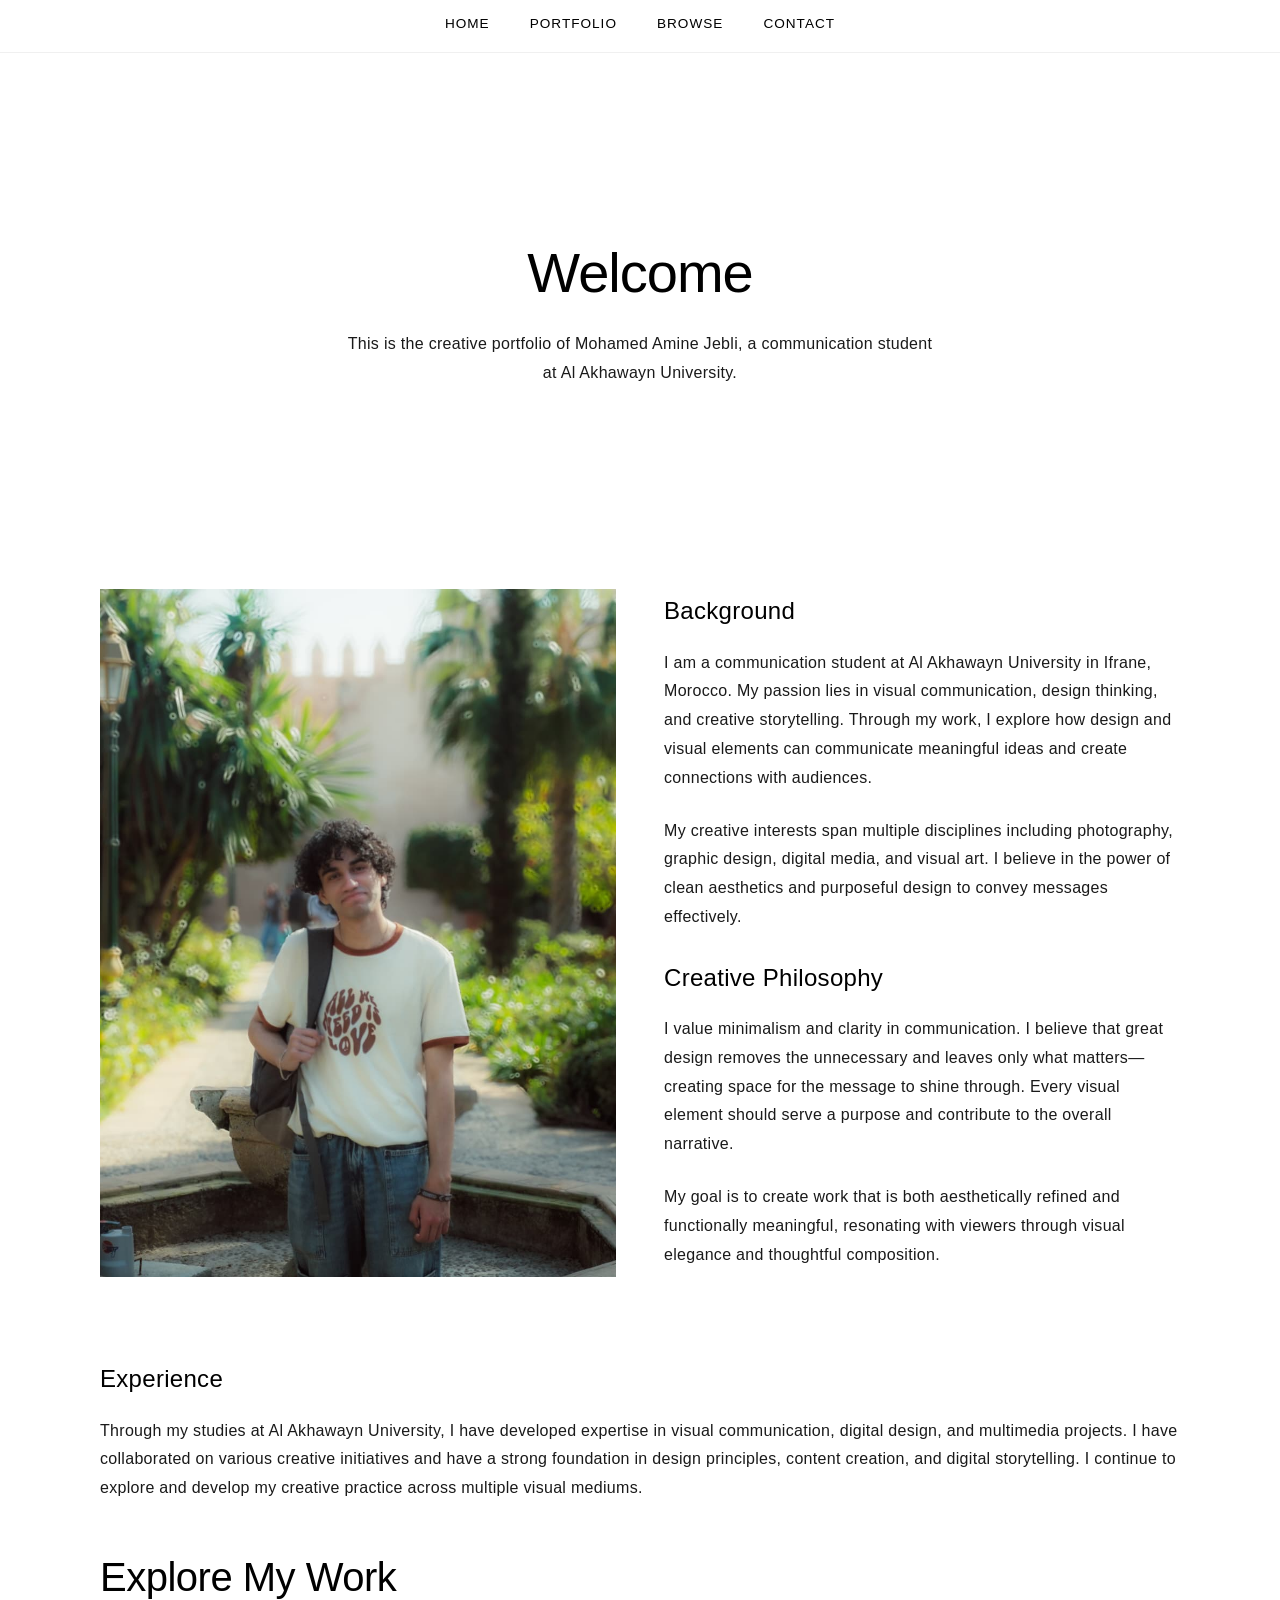
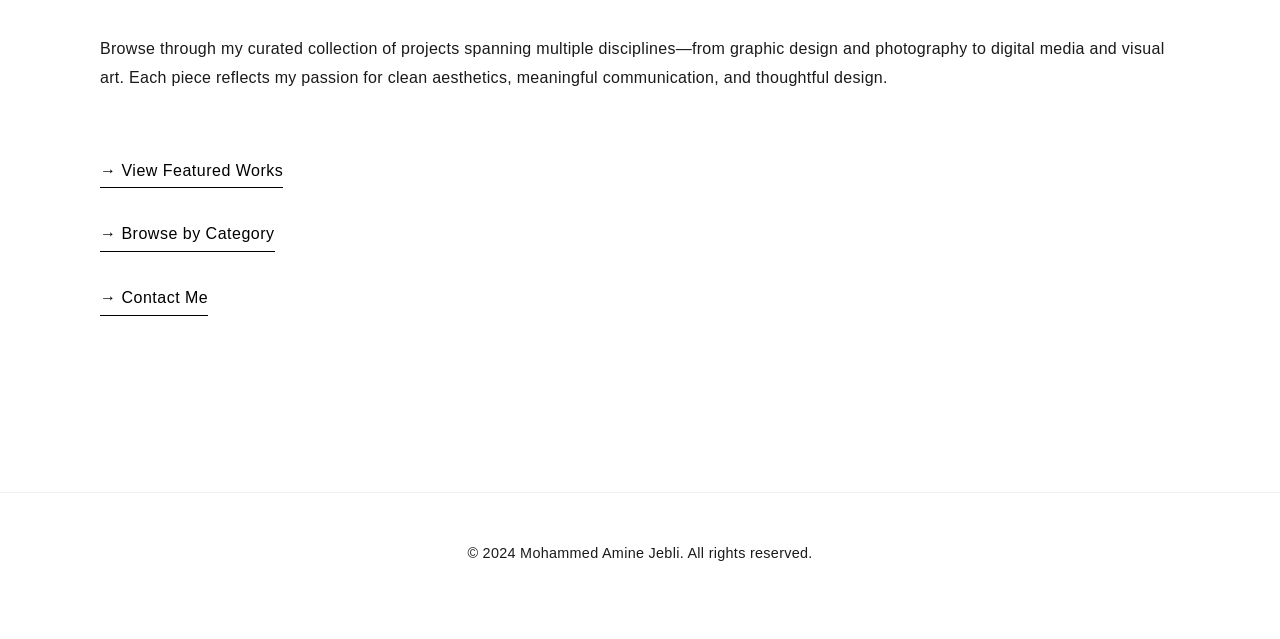
<file: public/index.html>
<!DOCTYPE html>
<html lang="en">
<head>
  <meta charset="UTF-8">
  <meta name="viewport" content="width=device-width, initial-scale=1.0">
  <title>Mohamed Amine Jebli | Portfolio</title>
  <link rel="preload" as="image" href="./images/background.jpg">
  <link rel="stylesheet" href="./css/style.css">
</head>
<body data-page="home">
  <header>
    <nav>
      <a href="index.html">Home</a>
      <a href="portfolio.html">Portfolio</a>
      <a href="browse.html">Browse</a>
      <a href="contact.html">Contact</a>
    </nav>
  </header>

  <main>
    <section id="hero" style="text-align: center; min-height: 40vh; display: flex; flex-direction: column; justify-content: center; align-items: center;">
      <h1 id="home-hero-title">Welcome</h1>
      <p id="home-hero-lead" style="max-width: 600px; margin: 0 auto;"></p>
    </section>

    <section id="intro" style="margin-top: 4rem;">
      <h2 id="home-about-heading" style="text-align: center;">About Me</h2>
      <div class="about-intro">
        <div class="about-portrait">
          <img src="images/background.jpg" alt="Mohamed Amine Jebli" loading="eager" fetchpriority="high" decoding="async">
        </div>
        <div class="about-text">
          <h3 id="home-background-heading">Background</h3>
          <p id="home-background-1"></p>
          <p id="home-background-2"></p>
          <h3 id="home-philosophy-heading">Creative Philosophy</h3>
          <p id="home-philosophy-1"></p>
          <p id="home-philosophy-2"></p>
        </div>
      </div>

      <div>
        <h3 id="home-experience-heading">Experience</h3>
        <p id="home-experience"></p>
      </div>

      <h2 id="home-explore-heading" style="margin-top: 3rem;">Explore My Work</h2>
      <p id="home-explore"></p>

      <div style="margin-top: 2rem;">
        <a id="home-portfolio-link" href="portfolio.html" class="cta-link">→ View Featured Works</a>
        <br>
        <a id="home-browse-link" href="browse.html" class="cta-link">→ Browse by Category</a>
        <br>
        <a id="home-contact-link" href="contact.html" class="cta-link">→ Contact Me</a>
      </div>
    </section>
  </main>

  <footer>
    <p id="site-footer"></p>
  </footer>

  <script src="./js/main.js"></script>
</body>
</html>
</file>
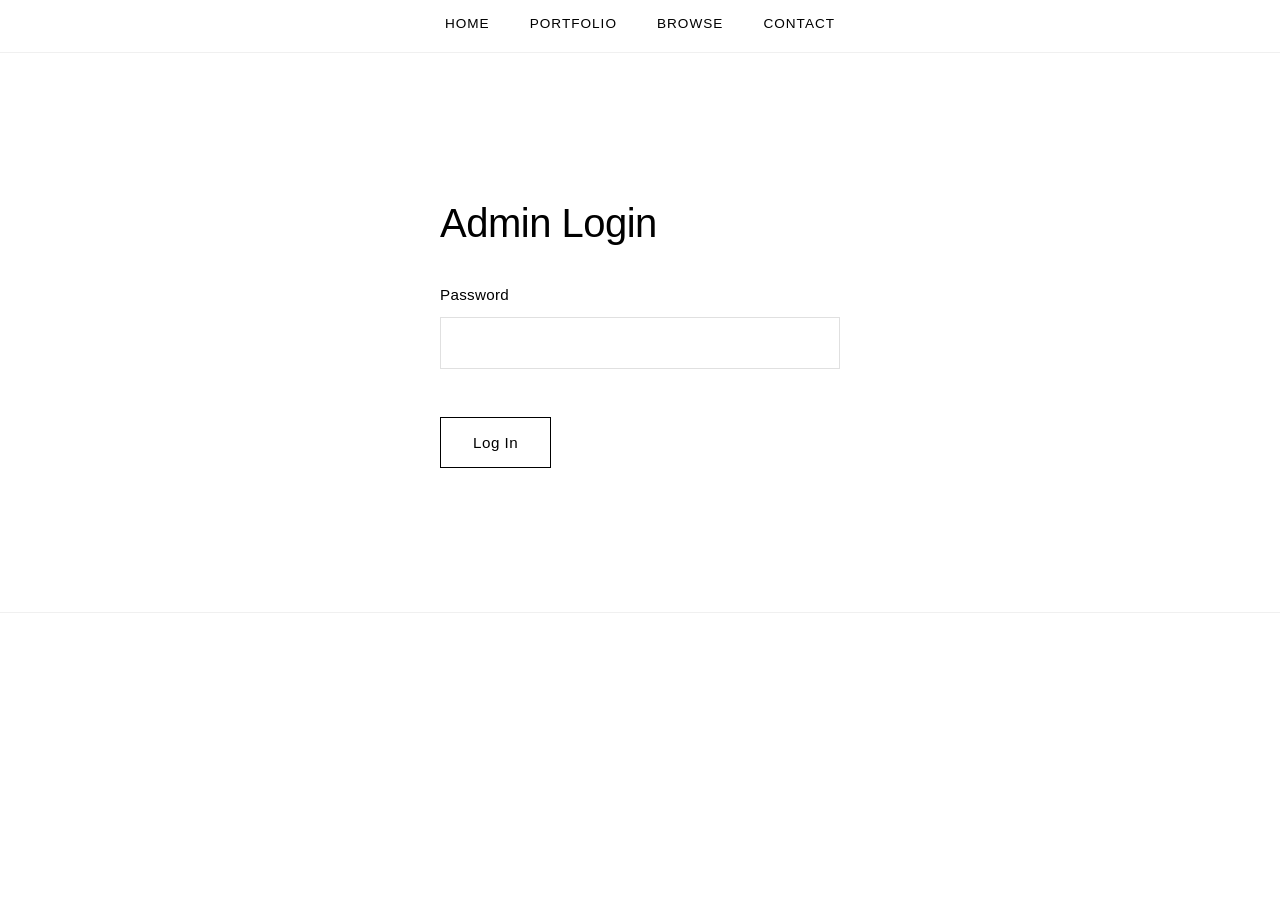
<file: public/admin.html>
<!doctype html>
<html lang="en">
  <head>
    <meta charset="UTF-8" />
    <meta name="viewport" content="width=device-width, initial-scale=1.0" />
    <title>Admin | Portfolio Manager</title>
    <link rel="stylesheet" href="./css/style.css?v=2" />
    <style>
      #admin-panel {
        max-width: 900px;
        margin: 0 auto;
        text-align: left;
      }
      .admin-section {
        margin-bottom: 4rem;
        border-bottom: 1px solid #f0f0f0;
        padding-bottom: 2rem;
      }
      #upload-form select,
      #manage-category,
      #portfolio-category,
      #upload-form input[type="text"],
      #upload-form input[type="file"],
      #upload-form textarea,
      #login-form input {
        width: 100%;
        max-width: 600px;
        padding: 1rem;
        border: 1px solid #e0e0e0;
        background: #ffffff;
        font-family: inherit;
        font-size: 1rem;
        margin-bottom: 1rem;
      }
      #upload-status,
      #login-status,
      #category-status {
        margin-top: 1.5rem;
        font-size: 0.95rem;
      }
      .error {
        color: #b00020;
      }
      .success {
        color: #0a7a3b;
      }
      .checkbox-group label {
        display: flex;
        align-items: center;
        gap: 0.5rem;
        font-weight: normal;
      }
      .checkbox-group input {
        width: auto;
        margin: 0;
      }
      #login-view {
        max-width: 400px;
        margin: 4rem auto;
        text-align: left;
      }
      #app-view {
        display: none;
      }
      .topbar {
        display: flex;
        justify-content: space-between;
        align-items: center;
        margin-bottom: 2rem;
      }
      .topbar button {
        font-size: 0.85rem;
        padding: 0.5rem 1rem;
      }
      .thumb-picker {
        display: grid;
        grid-template-columns: repeat(auto-fill, minmax(110px, 1fr));
        gap: 0.75rem;
        margin-top: 1.5rem;
        max-width: 600px;
      }
      .thumb-picker button {
        padding: 0;
        border: 2px solid transparent;
        background: none;
        cursor: pointer;
        aspect-ratio: 1;
        overflow: hidden;
        width: 100%;
        transition: opacity 0.15s ease;
      }
      .thumb-picker button img {
        width: 100%;
        height: 100%;
        object-fit: cover;
        display: block;
      }
      .thumb-picker button:hover {
        opacity: 0.8;
      }
      .thumb-picker button.selected {
        border-color: #000;
      }
      #thumb-status {
        margin-top: 1rem;
        font-size: 0.95rem;
      }
      #delete-category-btn {
        font-size: 0.85rem;
        padding: 0.5rem 1rem;
      }
      #category-delete-status {
        margin-top: 1rem;
        font-size: 0.95rem;
      }
      .portfolio-pick-grid {
        display: grid;
        grid-template-columns: repeat(auto-fill, minmax(130px, 1fr));
        gap: 1rem;
        margin-top: 1.5rem;
        max-width: 100%;
      }
      .portfolio-pick-item {
        position: relative;
        aspect-ratio: 1;
        overflow: hidden;
        background: #f5f5f5;
        cursor: pointer;
        border: 3px solid transparent;
        transition: border-color 0.15s ease, opacity 0.15s ease;
      }
      .portfolio-pick-item:hover {
        opacity: 0.85;
      }
      .portfolio-pick-item.featured {
        border-color: #000;
      }
      .portfolio-pick-item img {
        width: 100%;
        height: 100%;
        object-fit: cover;
        display: block;
      }
      .portfolio-pick-item .check {
        position: absolute;
        top: 0.4rem;
        right: 0.4rem;
        width: 26px;
        height: 26px;
        border-radius: 50%;
        background: #000;
        color: #fff;
        font-size: 0.85rem;
        display: flex;
        align-items: center;
        justify-content: center;
        opacity: 0;
        transition: opacity 0.15s ease;
        pointer-events: none;
      }
      .portfolio-pick-item.featured .check {
        opacity: 1;
      }
      #portfolio-status {
        margin-top: 1rem;
        font-size: 0.95rem;
      }
    </style>
  </head>
  <body data-page="admin">
    <header>
      <nav>
        <a href="index.html">Home</a>
        <a href="portfolio.html">Portfolio</a>
        <a href="browse.html">Browse</a>
        <a href="contact.html">Contact</a>
      </nav>
    </header>

    <main>
      <!-- Login view -->
      <section id="login-view">
        <h2>Admin Login</h2>
        <form id="login-form">
          <div class="form-group">
            <label for="password">Password</label>
            <input
              type="password"
              id="password"
              autocomplete="current-password"
              required
            />
          </div>
          <button type="submit">Log In</button>
          <p id="login-status"></p>
        </form>
      </section>

      <!-- Admin view -->
      <section id="app-view">
        <div id="admin-panel">
          <div class="topbar">
            <h2 style="margin: 0">Portfolio Manager</h2>
            <button id="logout-btn" type="button">Log Out</button>
          </div>

          <div class="admin-section">
            <h3>Upload New Image</h3>
            <form id="upload-form">
              <div class="form-group">
                <label for="file">Image File (max 32 MB)</label>
                <input type="file" id="file" accept="image/*" required />
              </div>
              <div class="form-group">
                <label for="category">Category</label>
                <select id="category" required>
                  <option value="">Select a category</option>
                </select>
              </div>
              <div class="form-group">
                <label for="description">Description / Title</label>
                <textarea
                  id="description"
                  rows="4"
                  required
                  placeholder="e.g. 'Sunset over the Atlas Mountains, 2024.'"
                ></textarea>
              </div>
              <div class="form-group checkbox-group">
                <label>
                  <input type="checkbox" id="add-to-portfolio" />
                  Also add to Portfolio (favorites)
                </label>
              </div>
              <button type="submit">Upload Image</button>
              <p id="upload-status"></p>
            </form>
          </div>

          <div class="admin-section">
            <h3>Create New Category</h3>
            <form id="category-form">
              <div class="form-group">
                <label for="new-category-name">Category Name</label>
                <input
                  type="text"
                  id="new-category-name"
                  required
                  placeholder="e.g. 'Landscapes'"
                />
              </div>
              <button type="submit">Add Category</button>
              <p id="category-status"></p>
            </form>
          </div>

          <div class="admin-section">
            <h3>Set Category Thumbnail</h3>
            <p style="color: #666">
              Choose which image represents each category on the Browse page.
            </p>
            <div class="form-group">
              <label for="thumb-category">Category</label>
              <select id="thumb-category">
                <option value="">Select a category</option>
              </select>
            </div>
            <div id="thumb-images" class="thumb-picker" hidden></div>
            <p id="thumb-status"></p>
          </div>

          <div class="admin-section">
            <h3>Portfolio Images</h3>
            <p style="color: #666">
              Click an image to add or remove it from the featured portfolio.
              Featured images have a black border and a check mark.
            </p>
            <div class="form-group">
              <label for="portfolio-category">Category</label>
              <select id="portfolio-category">
                <option value="">Select a category</option>
              </select>
            </div>
            <div id="portfolio-grid" class="portfolio-pick-grid" hidden></div>
            <p id="portfolio-status"></p>
          </div>

          <div class="admin-section">
            <h3>Manage Categories</h3>
            <p style="color: #666">Delete categories you no longer use.</p>
            <div class="form-group">
              <label for="manage-category">Category</label>
              <select id="manage-category">
                <option value="">Select a category</option>
              </select>
            </div>
            <button type="button" id="delete-category-btn">Delete Category</button>
            <p id="category-delete-status"></p>
          </div>
        </div>
      </section>
    </main>

    <footer>
      <p id="site-footer"></p>
    </footer>

    <script type="module">
      import {
        uploadImage,
        createCategory,
        compressIfNeeded,
        setCategoryThumbnail,
        deleteCategory,
        togglePortfolio,
      } from "./js/imgbb-uploader.js?v=5";
      import { isLoggedIn, login, logout } from "./js/auth.js?v=2";

      // ================================================================
      // Element references
      // ================================================================
      const loginView = document.getElementById("login-view");
      const appView = document.getElementById("app-view");

      // ================================================================
      // View routing
      // ================================================================
      function showLogin() {
        loginView.style.display = "block";
        appView.style.display = "none";
      }

      function showApp() {
        loginView.style.display = "none";
        appView.style.display = "block";
        loadCategories();
        loadThumbnailCategories();
        loadPortfolioCategories();
        renderManageCategories();
      }

      // ================================================================
      // Shared fetchers
      // ================================================================
      const API_BASE =
  location.port === "5500" || location.port === "3000"
    ? `${location.protocol}//${location.hostname}:8000`
    : "";

async function fetchCategoryData() {
  const res = await fetch(`${API_BASE}/api/data/categories`, {
    cache: "no-store",
  });
  if (!res.ok) throw new Error("Failed to load categories");
  return res.json();
}

async function fetchPortfolioData() {
  const res = await fetch(`${API_BASE}/api/data/portfolio`, {
    cache: "no-store",
  });
  if (!res.ok) throw new Error("Failed to load portfolio");
  return res.json();
}

      async function fillCategoryDropdown(selectId) {
        const select = document.getElementById(selectId);
        const current = select.value;
        select.innerHTML = '<option value="">Select a category</option>';
        try {
          const data = await fetchCategoryData();
          (data.categories || [])
            .slice()
            .sort((a, b) => (a.displayOrder || 0) - (b.displayOrder || 0))
            .forEach((cat) => {
              const opt = document.createElement("option");
              opt.value = cat.id;
              opt.textContent = cat.name;
              select.appendChild(opt);
            });
          if (current) select.value = current;
        } catch (err) {
          console.error(`Failed to fill ${selectId}`, err);
        }
      }

      // ================================================================
      // Category dropdown shortcuts
      // ================================================================
      function loadCategories() {
        return fillCategoryDropdown("category");
      }
      function loadThumbnailCategories() {
        return fillCategoryDropdown("thumb-category");
      }
      function loadPortfolioCategories() {
        return fillCategoryDropdown("portfolio-category");
      }

      // ================================================================
      // Thumbnail picker
      // ================================================================
      async function renderThumbnailPicker(categoryId) {
        const container = document.getElementById("thumb-images");
        const status = document.getElementById("thumb-status");
        container.innerHTML = "";
        status.textContent = "";
        status.className = "";

        if (!categoryId) {
          container.hidden = true;
          return;
        }

        try {
          const data = await fetchCategoryData();
          const category = (data.categories || []).find(
            (c) => c.id === categoryId,
          );
          const images = (data.images || []).filter(
            (img) => img.category === categoryId,
          );

          if (!images.length) {
            container.hidden = true;
            status.textContent =
              "No images in this category yet. Upload one first.";
            return;
          }

          container.hidden = false;

          const currentThumb = category?.thumbnail || "";
          const currentResolved = currentThumb.startsWith("http")
            ? currentThumb
            : `./images/${currentThumb}`;

          images.forEach((img) => {
            const rawSrc = img.url || img.filename || "";
            const resolved = rawSrc.startsWith("http")
              ? rawSrc
              : `./images/${rawSrc}`;

            const btn = document.createElement("button");
            btn.type = "button";
            btn.innerHTML = `<img src="${resolved}" alt="">`;

            if (resolved === currentResolved) btn.classList.add("selected");

            btn.addEventListener("click", async () => {
              status.className = "";
              status.textContent = "Saving…";
              try {
                await setCategoryThumbnail(categoryId, rawSrc);
                container
                  .querySelectorAll("button")
                  .forEach((b) => b.classList.remove("selected"));
                btn.classList.add("selected");
                status.className = "success";
                status.textContent = "Category thumbnail updated!";
              } catch (err) {
                status.className = "error";
                status.textContent = `Error: ${err.message}`;
              }
            });

            container.appendChild(btn);
          });
        } catch (err) {
          status.className = "error";
          status.textContent = `Error: ${err.message}`;
        }
      }

      // ================================================================
      // Portfolio picker
      // ================================================================
      async function renderPortfolioGrid(categoryId) {
        const container = document.getElementById("portfolio-grid");
        const status = document.getElementById("portfolio-status");
        container.innerHTML = "";
        status.textContent = "";
        status.className = "";

        if (!categoryId) {
          container.hidden = true;
          return;
        }

        try {
          const [catData, portfolioData] = await Promise.all([
            fetchCategoryData(),
            fetchPortfolioData(),
          ]);

          const images = (catData.images || []).filter(
            (img) => img.category === categoryId,
          );
          const featuredIds = new Set(
            (portfolioData.favorites || []).map((f) => f.id),
          );

          if (!images.length) {
            container.hidden = true;
            status.textContent = "No images in this category.";
            return;
          }

          container.hidden = false;

          images.forEach((img) => {
            const rawSrc = img.url || img.filename || "";
            const resolved = rawSrc.startsWith("http")
              ? rawSrc
              : `./images/${rawSrc}`;
            const isFeatured = featuredIds.has(img.id);

            const item = document.createElement("div");
            item.className =
              "portfolio-pick-item" + (isFeatured ? " featured" : "");
            item.innerHTML = `
              <img src="${resolved}" alt="">
              <span class="check">✓</span>
            `;

            item.addEventListener("click", async () => {
              const willFeature = !item.classList.contains("featured");
              status.className = "";
              status.textContent = willFeature ? "Adding…" : "Removing…";

              item.classList.toggle("featured", willFeature);

              try {
                await togglePortfolio(img.id, willFeature);
                status.className = "success";
                status.textContent = willFeature
                  ? "Added to portfolio."
                  : "Removed from portfolio.";
                if (willFeature) featuredIds.add(img.id);
                else featuredIds.delete(img.id);
              } catch (err) {
                item.classList.toggle("featured", !willFeature);
                status.className = "error";
                status.textContent = `Error: ${err.message}`;
              }
            });

            container.appendChild(item);
          });
        } catch (err) {
          status.className = "error";
          status.textContent = `Error: ${err.message}`;
        }
      }

      // ================================================================
      // Manage categories
      // ================================================================
      async function renderManageCategories() {
        const select = document.getElementById("manage-category");
        const current = select.value;
        select.innerHTML = '<option value="">Select a category</option>';

        try {
          const data = await fetchCategoryData();
          const cats = (data.categories || [])
            .slice()
            .sort((a, b) => (a.displayOrder || 0) - (b.displayOrder || 0));
          const imgs = data.images || [];

          cats.forEach((cat) => {
            const count = imgs.filter((i) => i.category === cat.id).length;
            const opt = document.createElement("option");
            opt.value = cat.id;
            opt.dataset.name = cat.name;
            opt.dataset.count = count;
            opt.textContent = `${cat.name} — ${count} image${count === 1 ? "" : "s"}`;
            select.appendChild(opt);
          });

          if (current) select.value = current;
        } catch (err) {
          console.error("Failed to render manage categories", err);
        }
      }

      // ================================================================
      // Event listeners
      // ================================================================

      // Login
      document
        .getElementById("login-form")
        .addEventListener("submit", async (e) => {
          e.preventDefault();
          const status = document.getElementById("login-status");
          status.className = "";
          status.textContent = "Signing in…";

          const password = document.getElementById("password").value;
          try {
            await login(password);
            status.textContent = "";
            showApp();
          } catch (err) {
            status.className = "error";
            status.textContent = err.message;
          }
        });

      // Logout
      document
        .getElementById("logout-btn")
        .addEventListener("click", async () => {
          await logout();
          showLogin();
        });

      // Thumbnail category change
      document
        .getElementById("thumb-category")
        .addEventListener("change", (e) => {
          renderThumbnailPicker(e.target.value);
        });

      // Portfolio category change
      document
        .getElementById("portfolio-category")
        .addEventListener("change", (e) => {
          renderPortfolioGrid(e.target.value);
        });

      // Delete category button
      document
        .getElementById("delete-category-btn")
        .addEventListener("click", async () => {
          const select = document.getElementById("manage-category");
          const opt = select.options[select.selectedIndex];
          const id = select.value;
          const status = document.getElementById("category-delete-status");
          status.className = "";
          status.textContent = "";

          if (!id) {
            status.className = "error";
            status.textContent = "Please select a category first.";
            return;
          }

          const name = opt.dataset.name;
          const count = Number(opt.dataset.count);

          if (!confirm(`Delete category "${name}"?`)) return;

          try {
            await deleteCategory(id, false);
            status.className = "success";
            status.textContent = `Category "${name}" deleted.`;
          } catch (err) {
            if (err.status === 409 && count > 0) {
              const ok = confirm(
                `"${name}" still has ${count} image(s). Deleting it will uncategorize them ` +
                  `(the images themselves stay in your portfolio). Continue?`,
              );
              if (!ok) return;

              try {
                await deleteCategory(id, true);
                status.className = "success";
                status.textContent = `Category "${name}" deleted. ${count} image(s) uncategorized.`;
              } catch (err2) {
                status.className = "error";
                status.textContent = `Error: ${err2.message}`;
                return;
              }
            } else {
              status.className = "error";
              status.textContent = `Error: ${err.message}`;
              return;
            }
          }

          await loadCategories();
          await loadThumbnailCategories();
          await loadPortfolioCategories();
          await renderThumbnailPicker(
            document.getElementById("thumb-category").value,
          );
          await renderPortfolioGrid(
            document.getElementById("portfolio-category").value,
          );
          await renderManageCategories();
        });

      // Upload form
      document
        .getElementById("upload-form")
        .addEventListener("submit", async (e) => {
          e.preventDefault();
          const status = document.getElementById("upload-status");
          status.className = "";
          status.textContent = "Uploading…";

          const fileInput = document.getElementById("file");
          const category = document.getElementById("category").value;
          const description = document
            .getElementById("description")
            .value.trim();
          const addToPortfolio =
            document.getElementById("add-to-portfolio").checked;

          if (!fileInput.files.length || !category || !description) {
            status.className = "error";
            status.textContent = "Please fill in all required fields.";
            return;
          }

          try {
            const file = await compressIfNeeded(fileInput.files[0]);
            const result = await uploadImage(file, {
              category,
              description,
              addToPortfolio,
            });
            status.className = "success";
            status.innerHTML = `Upload complete — <a href="${result.url}" target="_blank" rel="noopener">view image</a>`;
            e.target.reset();

            await loadThumbnailCategories();
            await renderThumbnailPicker(
              document.getElementById("thumb-category").value,
            );
            await renderPortfolioGrid(
              document.getElementById("portfolio-category").value,
            );
            await renderManageCategories();
          } catch (err) {
            status.className = "error";
            status.textContent = `Error: ${err.message}`;
          }
        });

      // Create category form
      document
        .getElementById("category-form")
        .addEventListener("submit", async (e) => {
          e.preventDefault();
          const status = document.getElementById("category-status");
          const name = document
            .getElementById("new-category-name")
            .value.trim();
          if (!name) return;

          status.className = "";
          status.textContent = "Creating…";
          try {
            await createCategory(name);
            status.className = "success";
            status.textContent = "Category created!";
            document.getElementById("new-category-name").value = "";

            await loadCategories();
            await loadThumbnailCategories();
            await loadPortfolioCategories();
            await renderManageCategories();
          } catch (err) {
            status.className = "error";
            status.textContent = `Error: ${err.message}`;
          }
        });

      // ================================================================
      // ROUTING — must be last
      // ================================================================
      if (isLoggedIn()) {
        showApp();
      } else {
        showLogin();
      }
    </script>
  </body>
</html>
</file>
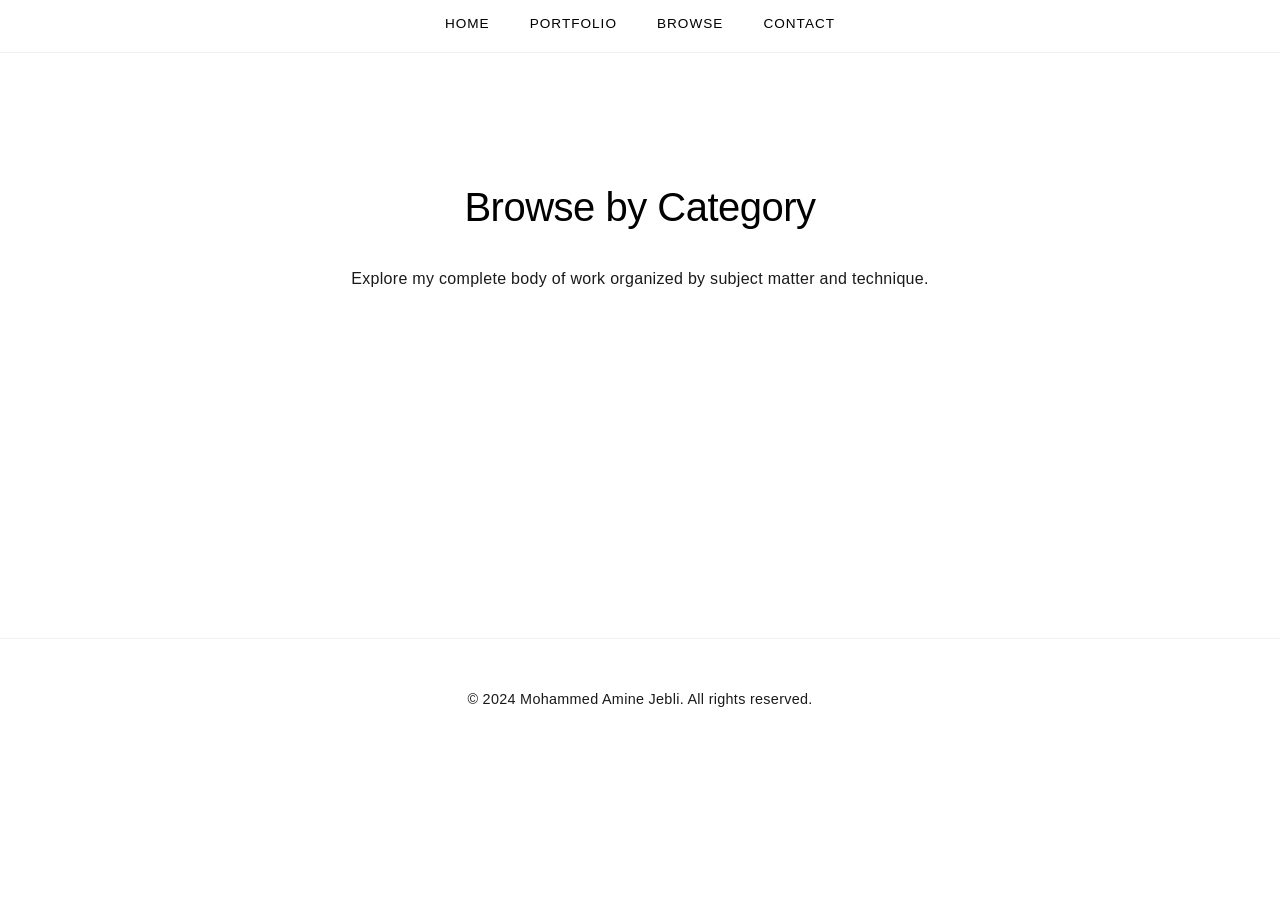
<file: public/browse.html>
<!DOCTYPE html>
<html lang="en">
<head>
  <meta charset="UTF-8">
  <meta name="viewport" content="width=device-width, initial-scale=1.0">
  <title>Browse | Mohamed Amine Jebli</title>
  <link rel="stylesheet" href="./css/style.css">
</head>
<body data-page="browse">
  <header>
    <nav>
      <a href="index.html">Home</a>
      <a href="portfolio.html">Portfolio</a>
      <a href="browse.html">Browse</a>
      <a href="contact.html">Contact</a>
    </nav>
  </header>

  <main>
    <section id="browse">
      <h2 id="browse-title">Browse by Category</h2>
      <p id="browse-description"></p>
      <div id="category-container" class="category-container">
        <div id="category-grid" class="category-grid"></div>
      </div>
      <div id="browse-gallery" class="gallery" hidden></div>
    </section>
  </main>

  <footer>
    <p id="site-footer"></p>
  </footer>

  <script src="./js/main.js"></script>
</body>
</html>
</file>
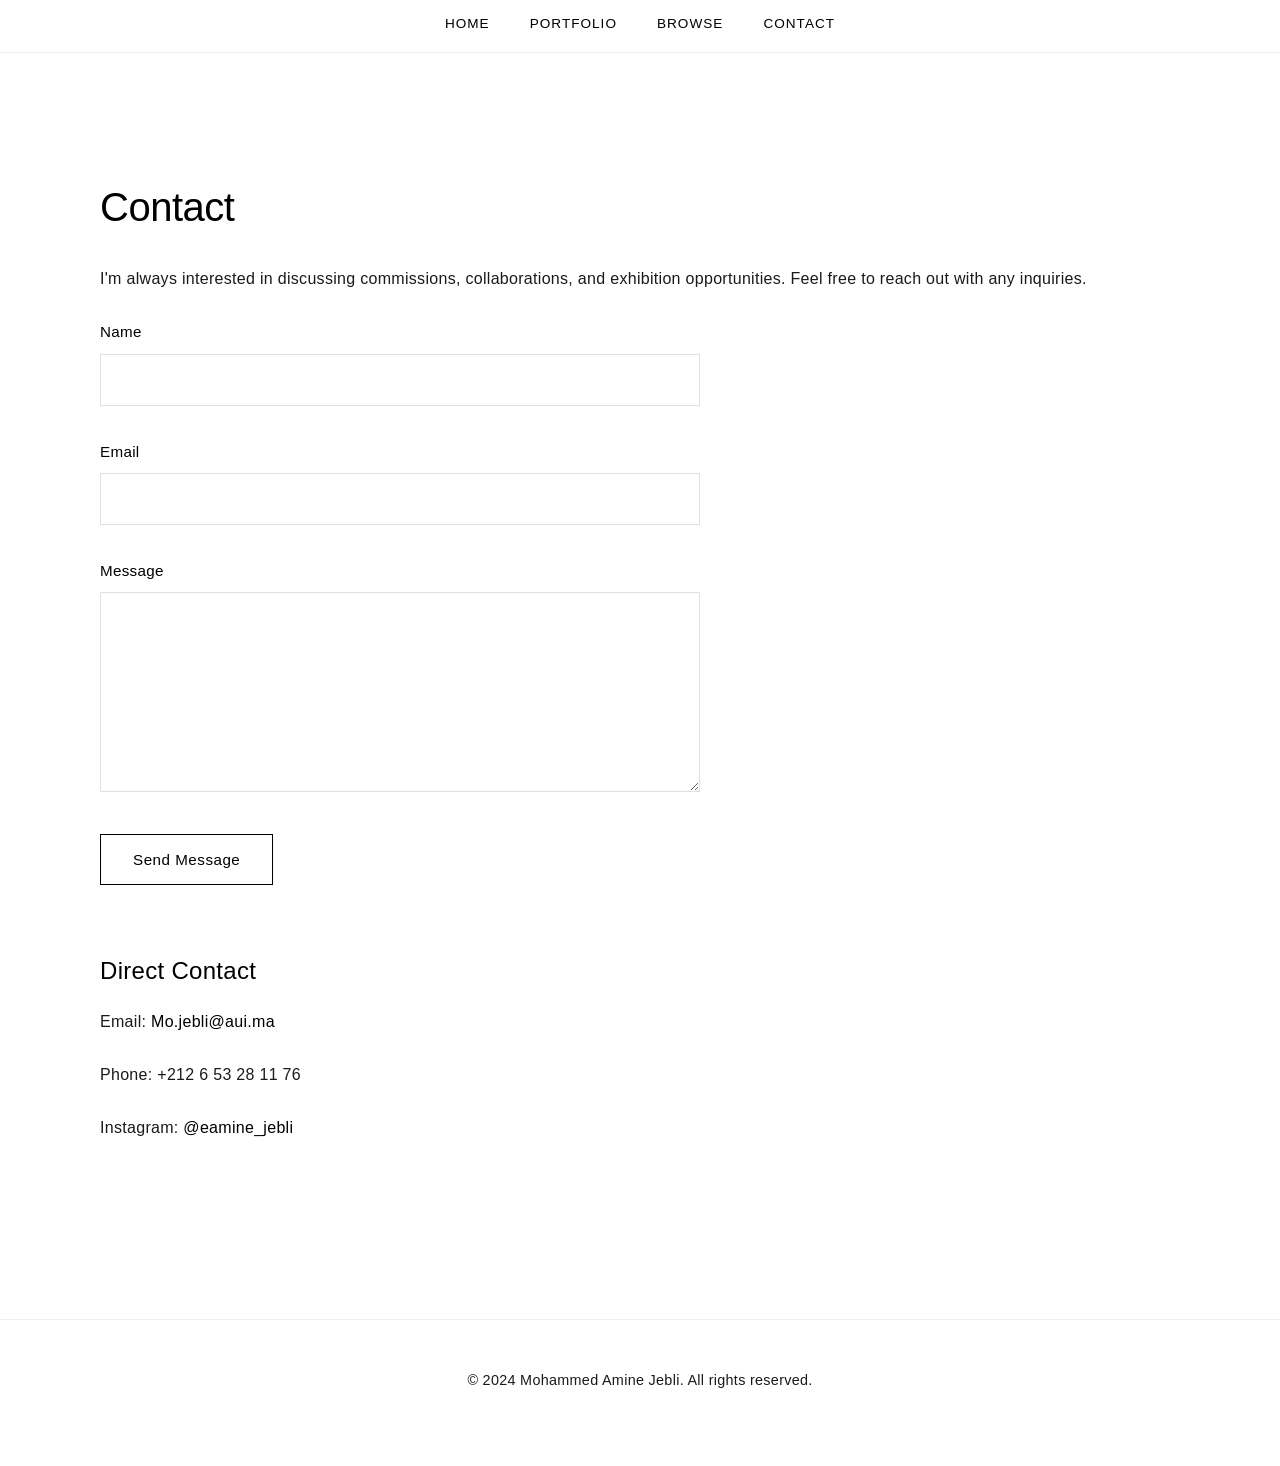
<file: public/contact.html>
<!DOCTYPE html>
<html lang="en">
<head>
  <meta charset="UTF-8">
  <meta name="viewport" content="width=device-width, initial-scale=1.0">
  <title>Contact | Mohamed Amine Jebli</title>
  <link rel="stylesheet" href="./css/style.css">
</head>
<body data-page="contact">
  <header>
    <nav>
      <a href="index.html">Home</a>
      <a href="portfolio.html">Portfolio</a>
      <a href="browse.html">Browse</a>
      <a href="contact.html">Contact</a>
    </nav>
  </header>

  <main>
    <section id="contact">
      <h2 id="contact-title">Contact</h2>
      <p id="contact-description"></p>
      <form id="contact-form">
        <div class="form-group">
          <label id="contact-name-label" for="name">Name</label>
          <input type="text" id="name" name="name" required>
        </div>
        <div class="form-group">
          <label id="contact-email-label" for="email">Email</label>
          <input type="email" id="email" name="email" required>
        </div>
        <div class="form-group">
          <label id="contact-message-label" for="message">Message</label>
          <textarea id="message" name="message" required></textarea>
        </div>
        <button id="contact-submit" type="submit">Send Message</button>
      </form>

      <div style="margin-top: 4rem;">
        <h3 id="contact-direct-heading">Direct Contact</h3>
        <p id="contact-email-line">Email: <a href="mailto:aminejebli@example.com">aminejebli@example.com</a></p>
        <p id="contact-phone-line">Phone: +212 6 XX XXX XXXX</p>
        <p id="contact-instagram-line">Instagram: <a href="https://instagram.com" target="_blank">@aminejebli</a></p>
      </div>
    </section>
  </main>

  <footer>
    <p id="site-footer"></p>
  </footer>

  <script src="./js/main.js"></script>
</body>
</html>
</file>
<file: public/css/style.css>
/* ========================================
   MINIMALIST ARTIST PORTFOLIO
   Pure white background, clean typography
   ======================================== */

* {
  margin: 0;
  padding: 0;
  box-sizing: border-box;
}

html {
  scroll-behavior: smooth;
}

body {
  background-color: #ffffff;
  color: #000000;
  font-family: -apple-system, BlinkMacSystemFont, "Segoe UI", "Helvetica Neue", sans-serif;
  line-height: 1.8;
  font-size: 16px;
  letter-spacing: 0.3px;
}

/* ========================================
   TYPOGRAPHY
   ======================================== */

h1 {
  font-size: 3.5rem;
  font-weight: 300;
  line-height: 1.2;
  letter-spacing: -1px;
  margin-bottom: 1.5rem;
}

h2 {
  font-size: 2.5rem;
  font-weight: 300;
  line-height: 1.3;
  letter-spacing: -0.5px;
  margin-bottom: 2rem;
  margin-top: 3rem;
}

h3 {
  font-size: 1.5rem;
  font-weight: 400;
  margin-bottom: 1rem;
}

p {
  margin-bottom: 1.5rem;
  color: #1a1a1a;
}

a {
  color: #000000;
  text-decoration: none;
  position: relative;
  transition: color 0.2s ease;
}

a:hover {
  color: #666666;
}

/* ========================================
   LAYOUT & SPACING
   ======================================== */

header {
  position: sticky;
  top: 0;
  background-color: #ffffff;
  z-index: 100;
  border-bottom: 1px solid #f0f0f0;
}

nav {
  max-width: 1200px;
  margin: 0 auto;
  padding: 0.75rem 60px;
  display: flex;
  justify-content: center;
  gap: 2.5rem;
}

nav a {
  font-size: 0.85rem;
  font-weight: 350;
  text-transform: uppercase;
  letter-spacing: 1px;
  position: relative;
  padding-bottom: 0.25rem;
}

nav a::after {
  content: '';
  position: absolute;
  bottom: 0;
  left: 0;
  width: 0;
  height: 1px;
  background-color: #000000;
  transition: width 0.3s ease;
}

nav a:hover::after {
  width: 100%;
}

main {
  max-width: 1200px;
  margin: 0 auto;
  padding: 80px 60px;
}

section {
  margin-bottom: 6rem;
  padding: 0;
}

#portfolio,
#browse,
#contact,
#about {
  width: 100%;
  text-align: center;
}

#contact {
  text-align: left;
}

#contact .form-group,
#contact .form-group label,
#contact .form-group input,
#contact .form-group textarea,
#contact .form-group button,
#contact > div {
  text-align: left;
}

#contact .form-group input,
#contact .form-group textarea {
  margin-left: 0;
  margin-right: auto;
}

#contact #contact-description,
#contact #contact-direct-heading,
#contact #contact-email-line,
#contact #contact-phone-line,
#contact #contact-instagram-line {
  text-align: left;
}

#about .about-text {
  text-align: left;
}

#about .about-intro {
  width: 100%;
}

footer {
  background-color: #ffffff;
  border-top: 1px solid #f0f0f0;
  padding: 3rem 60px;
  text-align: center;
  color: #666666;
  font-size: 0.9rem;
}

/* ========================================
   LINKS & CALL-TO-ACTION
   ======================================== */

.cta-link {
  display: inline-block;
  font-size: 1rem;
  font-weight: 400;
  letter-spacing: 0.5px;
  margin-top: 2rem;
  padding-bottom: 2px;
  border-bottom: 1px solid #000000;
  transition: color 0.2s ease, border-color 0.2s ease;
}

.cta-link:hover {
  color: #666666;
  border-bottom-color: #666666;
}

/* ========================================
   IMAGES & GALLERY
   ======================================== */

img {
  max-width: 100%;
  height: auto;
  display: block;
}

.gallery {
  column-count: 5;
  column-gap: 2rem;
  margin-top: 3rem;
  width: min(100%, 1100px);
  margin-left: auto;
  margin-right: auto;
}

/* Portfolio-specific centering and responsive column counts */
#portfolio .gallery {
  width: min(100%, 900px);
  margin: 5rem auto;
  column-count: 3;
  column-gap: 1.5rem;
}

@media (max-width: 1024px) {
  #portfolio .gallery {
    column-count: 2;
  }
}

@media (max-width: 600px) {
  #portfolio .gallery {
    column-count: 1;
  }
}

/* Gallery items */
.gallery-item {
  cursor: pointer;
  transition: opacity 0.2s ease;
  break-inside: avoid;
  margin-bottom: 2rem;
  position: relative;
  overflow: hidden;
  background-color: #fafafa;
}

.gallery-item:hover {
  opacity: 0.85;
}

.gallery-item img {
  width: 100%;
  aspect-ratio: 1;
  object-fit: cover;
  display: block;
}

.gallery-item-title {
  font-size: 0.95rem;
  margin-top: 0.75rem;
  color: #666666;
  text-align: center;
}

/* ========================================
   LIGHTBOX / MODAL
   ======================================== */

.lightbox-overlay {
  position: fixed;
  top: 0;
  left: 0;
  right: 0;
  bottom: 0;
  background-color: rgba(0, 0, 0, 0.95);
  display: flex;
  align-items: center;
  justify-content: center;
  z-index: 1000;
  animation: fadeIn 0.2s ease;
}

@keyframes fadeIn {
  from {
    opacity: 0;
  }
  to {
    opacity: 1;
  }
}

.lightbox-content {
  position: relative;
  max-width: 90%;
  max-height: 90%;
  text-align: center;
}

.lightbox-content img {
  max-width: 100%;
  max-height: 80vh;
  object-fit: contain;
}

.lightbox-title {
  color: #ffffff;
  font-size: 1.1rem;
  margin-top: 1.5rem;
  letter-spacing: 0.5px;
  font-weight: 300;
}

.lightbox-close {
  position: absolute;
  top: -40px;
  right: 0;
  color: #ffffff;
  font-size: 2rem;
  cursor: pointer;
  border: none;
  background: none;
  padding: 0;
  width: 40px;
  height: 40px;
  display: flex;
  align-items: center;
  justify-content: center;
  transition: color 0.2s ease;
}

.lightbox-close:hover {
  color: #cccccc;
}

/* ========================================
   DETAIL VIEW
   ======================================== */

.detail-overlay {
  position: fixed;
  top: 0;
  left: 0;
  right: 0;
  bottom: 0;
  background-color: rgba(0, 0, 0, 0.98);
  display: flex;
  align-items: center;
  justify-content: center;
  z-index: 1000;
  animation: fadeIn 0.2s ease;
  padding: 2rem;
}

.detail-content {
  position: relative;
  display: grid;
  grid-template-columns: 1fr 1fr;
  gap: 3rem;
  max-width: 1400px;
  width: 100%;
  max-height: 80vh;
  align-items: center;
}

.detail-image-wrapper {
  position: relative;
  display: flex;
  align-items: center;
  justify-content: center;
  max-height: 100%;
  min-height: 200px;
}

.detail-image-wrapper img {
  max-width: 100%;
  max-height: 75vh;
  object-fit: contain;
}

.detail-text {
  color: #ffffff;
  overflow-y: auto;
  padding-right: 1rem;
}

.detail-text h2 {
  color: #ffffff;
  margin-top: 0;
  font-size: 2rem;
  letter-spacing: -0.5px;
}

.detail-text p {
  color: #e0e0e0;
  line-height: 1.8;
  font-size: 1rem;
}

.detail-close {
  position: absolute;
  top: 20px;
  right: 20px;
  color: #ffffff;
  font-size: 2.5rem;
  cursor: pointer;
  border: none;
  background: none;
  padding: 0;
  width: 50px;
  height: 50px;
  display: flex;
  align-items: center;
  justify-content: center;
  transition: color 0.2s ease;
  z-index: 1001;
}

.detail-close:hover {
  color: #cccccc;
}

/* Detail view responsive */
@media (max-width: 1024px) {
  .detail-content {
    grid-template-columns: 1fr;
    gap: 2rem;
    max-height: none;
  }

  .detail-text {
    padding-right: 0;
    max-height: 40vh;
  }
}

@media (max-width: 767px) {
  .detail-overlay {
    padding: 1rem;
  }

  .detail-content {
    gap: 1rem;
  }

  .detail-close {
    top: 10px;
    right: 10px;
    font-size: 2rem;
  }

  .detail-text h2 {
    font-size: 1.5rem;
  }

  .detail-text p {
    font-size: 0.95rem;
  }
}

/* ========================================
   CATEGORY BROWSE
   ======================================== */

.category-grid {
  display: grid;
  grid-template-columns: repeat(auto-fill, minmax(150px, 1fr));
  gap: 2rem;
  margin-bottom: 4rem;
  margin-top: 3rem;
  width: min(100%, 1100px);
  margin-left: auto;
  margin-right: auto;
}

.category-container {
  width: min(100%, 1100px);
  padding: 1rem 5rem;
  display: flex;
  justify-content: center;
}

.category-card {
  cursor: pointer;
  transition: opacity 0.2s ease;
  text-align: center;
}

.category-card:hover {
  opacity: 0.8;
}

.category-card-image {
  position: relative;
  width: 100%;
  aspect-ratio: 1;
  overflow: hidden;
  margin-bottom: 1rem;
  background-color: #fafafa;
}

.category-card-image img {
  width: 100%;
  height: 100%;
  object-fit: cover;
  transition: transform 0.2s ease;
}

.category-card:hover .category-card-image img {
  transform: scale(1.02);
}

.category-card-title {
  font-size: 0.95rem;
  font-weight: 400;
  letter-spacing: 0.5px;
  color: #666666;
  transition: color 0.2s ease;
}

.category-card.active .category-card-title {
  color: #000000;
  font-weight: 500;
}

.back-button {
  display: inline-block;
  padding: 0.75rem 1.5rem;
  border: 1px solid #000000;
  background-color: #ffffff;
  color: #000000;
  font-size: 0.9rem;
  font-weight: 400;
  cursor: pointer;
  margin-bottom: 2rem;
  transition: all 0.2s ease;
  letter-spacing: 0.5px;
}

.back-button:hover {
  background-color: #000000;
  color: #ffffff;
}

/* ========================================
   FORMS
   ======================================== */

.form-group {
  margin-bottom: 2rem;
}

label {
  display: block;
  margin-bottom: 0.5rem;
  font-weight: 500;
  font-size: 0.95rem;
}

input[type="text"],
input[type="email"],
textarea {
  width: 100%;
  max-width: 600px;
  padding: 1rem;
  border: 1px solid #e0e0e0;
  background-color: #ffffff;
  font-family: inherit;
  font-size: 1rem;
  color: #000000;
  transition: border-color 0.2s ease;
}

input[type="text"]:focus,
input[type="email"]:focus,
textarea:focus {
  outline: none;
  border-color: #000000;
  background-color: #fafafa;
}

textarea {
  resize: vertical;
  min-height: 200px;
}

button {
  padding: 1rem 2rem;
  border: 1px solid #000000;
  background-color: #ffffff;
  color: #000000;
  font-size: 0.95rem;
  font-weight: 500;
  cursor: pointer;
  transition: all 0.2s ease;
  letter-spacing: 0.5px;
}

button:hover {
  background-color: #000000;
  color: #ffffff;
}

/* ========================================
   ABOUT PAGE LAYOUT
   ======================================== */

.about-intro {
  display: grid;
  grid-template-columns: 1fr 1fr;
  gap: 3rem;
  align-items: flex-start;
  margin-bottom: 4rem;
}

.about-portrait img {
  width: 100%;
  aspect-ratio: 3 / 4;
  object-fit: cover;
}

.about-text h2 {
  margin-top: 0;
}

.about-text p {
  margin-bottom: 1.5rem;
}

/* ========================================
   IMAGE LOADING SPINNER
   ======================================== */

.img-loader {
  position: absolute;
  top: 50%;
  left: 50%;
  width: 24px;
  height: 24px;
  margin: -12px 0 0 -12px;
  border: 2px solid #e5e5e5;
  border-top-color: #999999;
  border-radius: 50%;
  animation: img-spin 0.8s linear infinite;
  pointer-events: none;
  transition: opacity 0.25s ease;
  z-index: 2;
}

.gallery-item.loaded .img-loader,
.category-card-image.loaded .img-loader {
  opacity: 0;
}

.gallery-item img,
.category-card-image img {
  opacity: 0;
  transition: opacity 0.3s ease;
}

.gallery-item.loaded img,
.category-card-image.loaded img {
  opacity: 1;
}

/* Lightbox variant — white spinner on dark background */
.detail-image-wrapper .img-loader {
  width: 32px;
  height: 32px;
  margin: -16px 0 0 -16px;
  border-color: rgba(255, 255, 255, 0.15);
  border-top-color: rgba(255, 255, 255, 0.75);
}

.detail-image-wrapper.loaded .img-loader {
  opacity: 0;
}

.detail-image-wrapper img {
  opacity: 0;
  transition: opacity 0.3s ease;
}

.detail-image-wrapper.loaded img {
  opacity: 1;
}

@keyframes img-spin {
  from { transform: rotate(0deg); }
  to   { transform: rotate(360deg); }
}

/* ========================================
   RESPONSIVE DESIGN
   ======================================== */

/* Tablet (768px - 1024px) */
@media (max-width: 1024px) {
  h1 {
    font-size: 2.5rem;
  }

  h2 {
    font-size: 1.8rem;
  }

  main {
    padding: 60px 40px;
  }

  nav {
    padding: 1.2rem 40px;
    gap: 2rem;
  }

  footer {
    padding: 2rem 40px;
  }

  .gallery {
    column-count: 2;
    column-gap: 1.5rem;
  }

  .about-intro {
    grid-template-columns: 1fr;
    gap: 2rem;
  }
}

/* Mobile (480px - 767px) */
@media (max-width: 767px) {
  h1 {
    font-size: 2rem;
  }

  h2 {
    font-size: 1.5rem;
    margin-top: 2rem;
  }

  h3 {
    font-size: 1.2rem;
  }

  main {
    padding: 50px 24px;
  }

  nav {
    padding: 1rem 24px;
    gap: 1.2rem;
    flex-wrap: wrap;
  }

  nav a {
    font-size: 0.85rem;
    letter-spacing: 0.5px;
  }

  footer {
    padding: 1.5rem 24px;
  }

  .gallery {
    column-count: 1;
  }

  .cta-link {
    margin-top: 1.5rem;
  }

  input[type="text"],
  input[type="email"],
  textarea {
    max-width: 100%;
  }

  .category-grid {
    grid-template-columns: repeat(auto-fill, minmax(120px, 1fr));
    gap: 1rem;
  }

  .lightbox-content {
    max-width: 95%;
  }

  .lightbox-close {
    top: -35px;
  }
}
</file>
